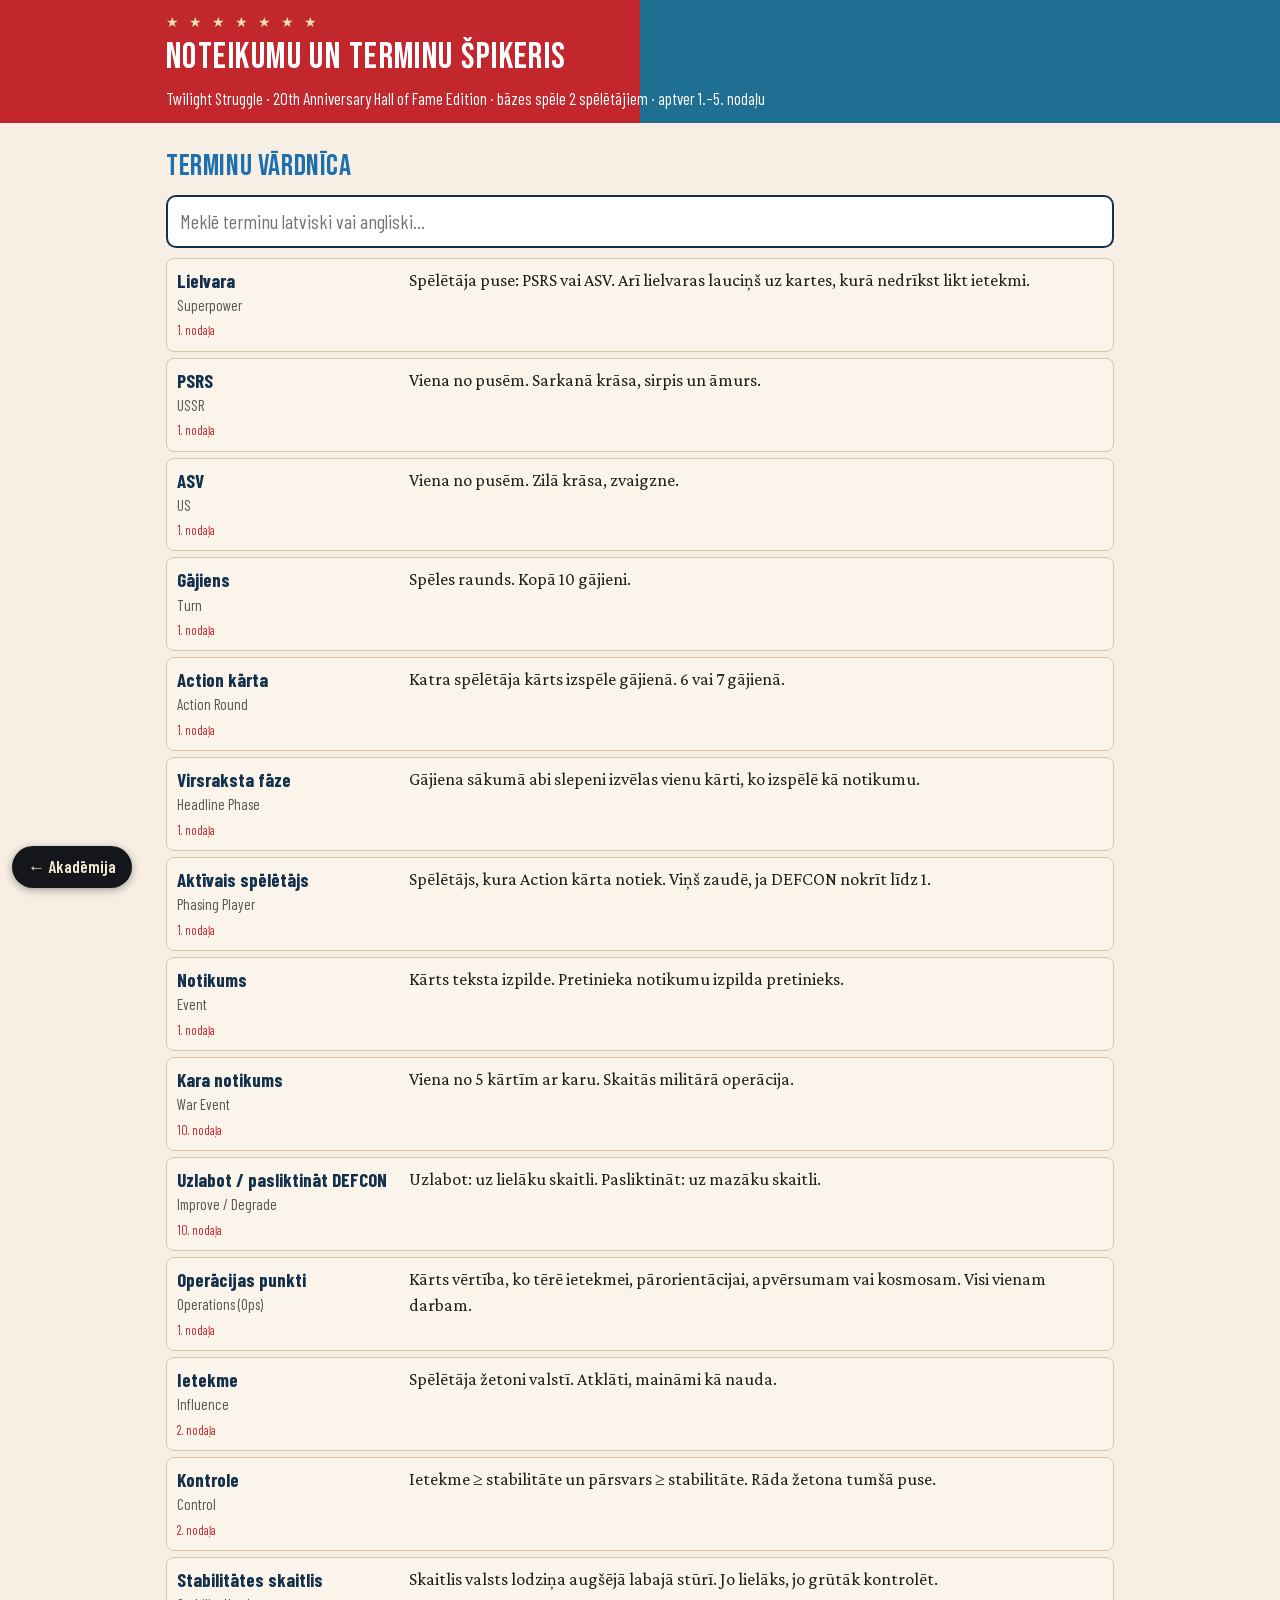
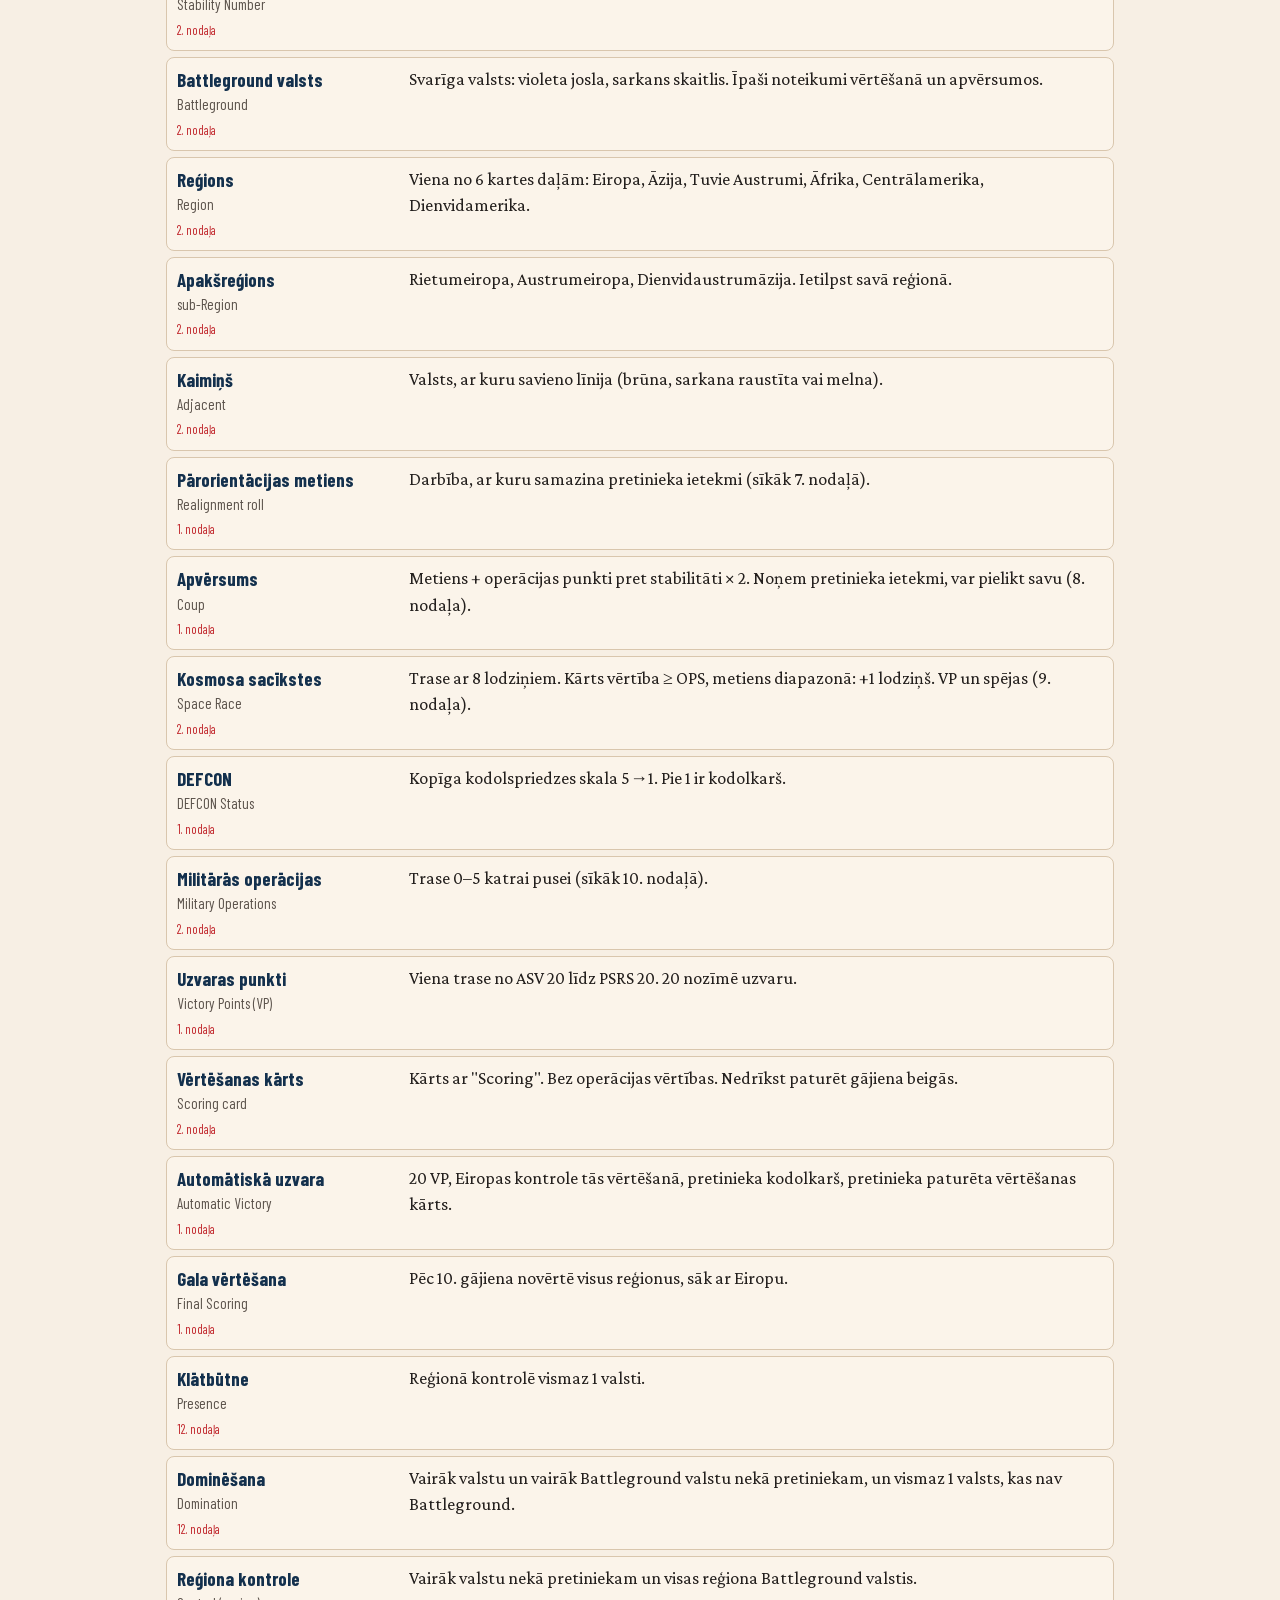
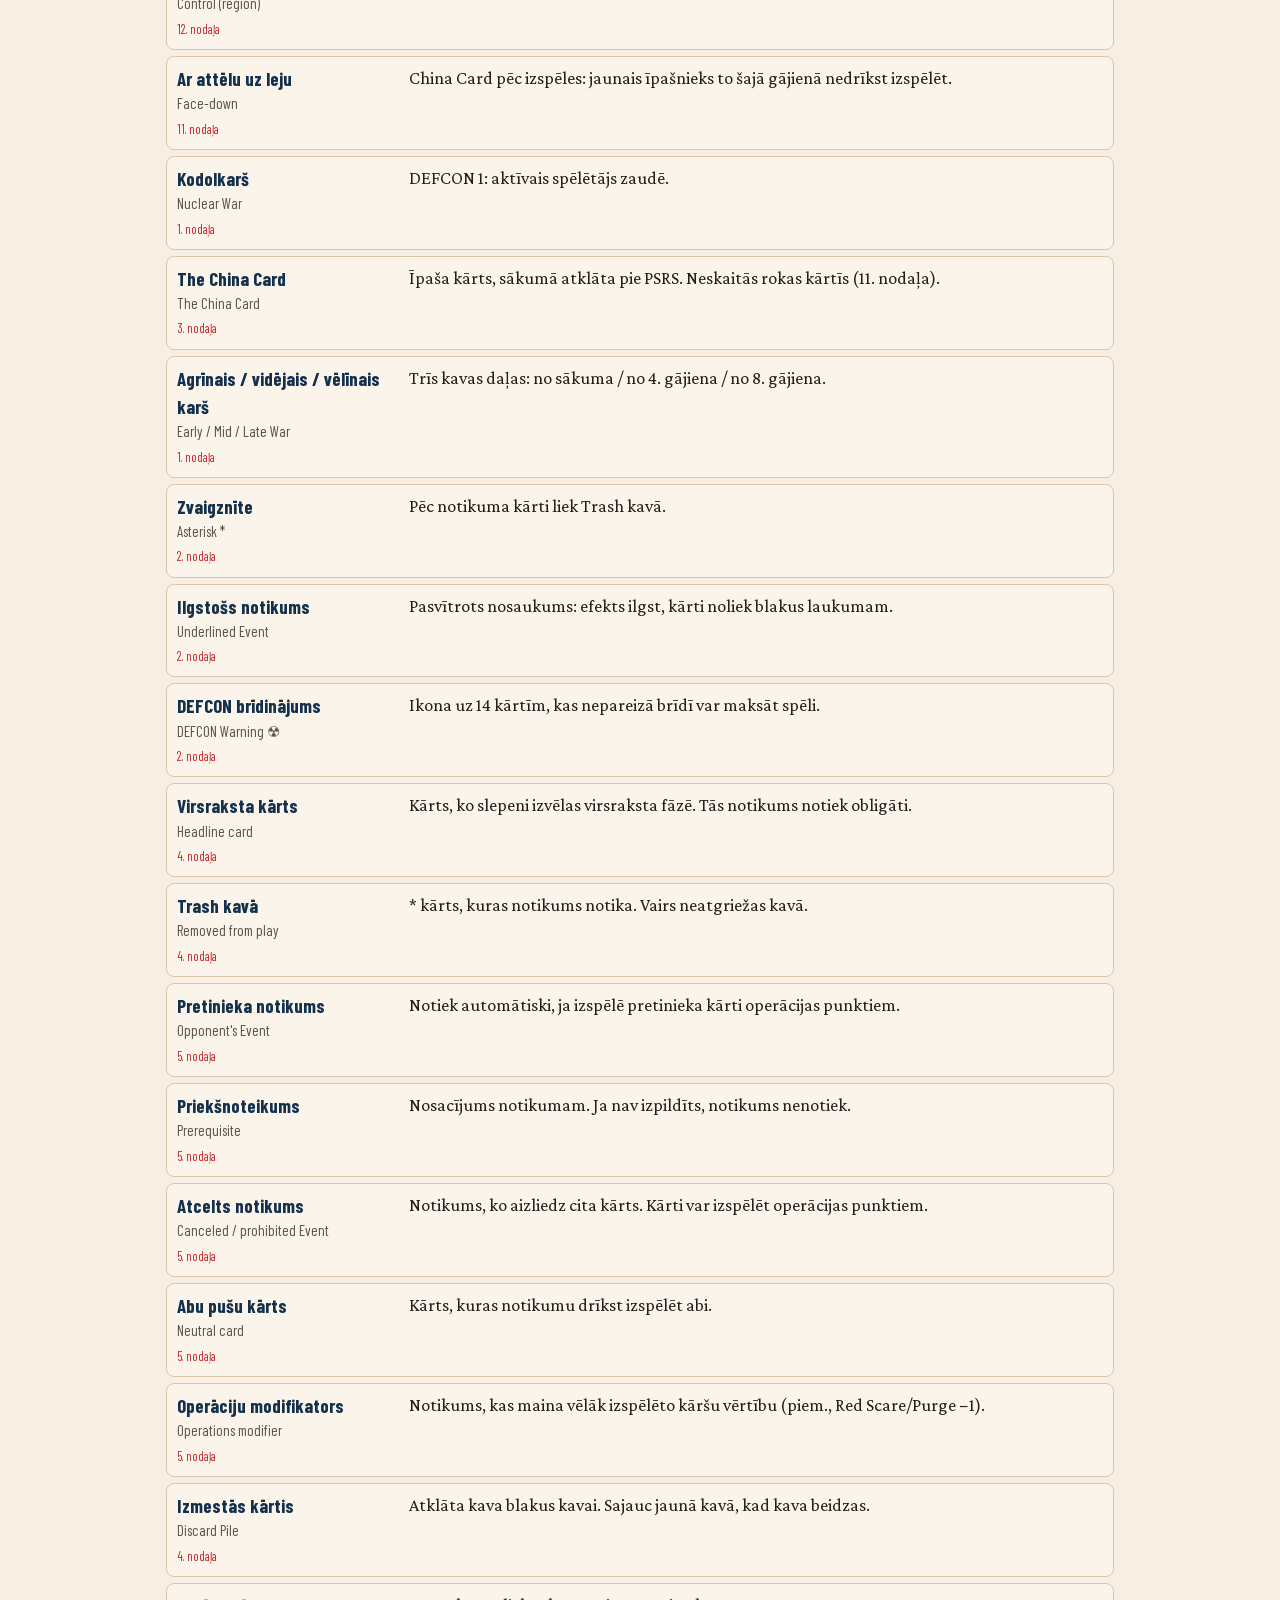
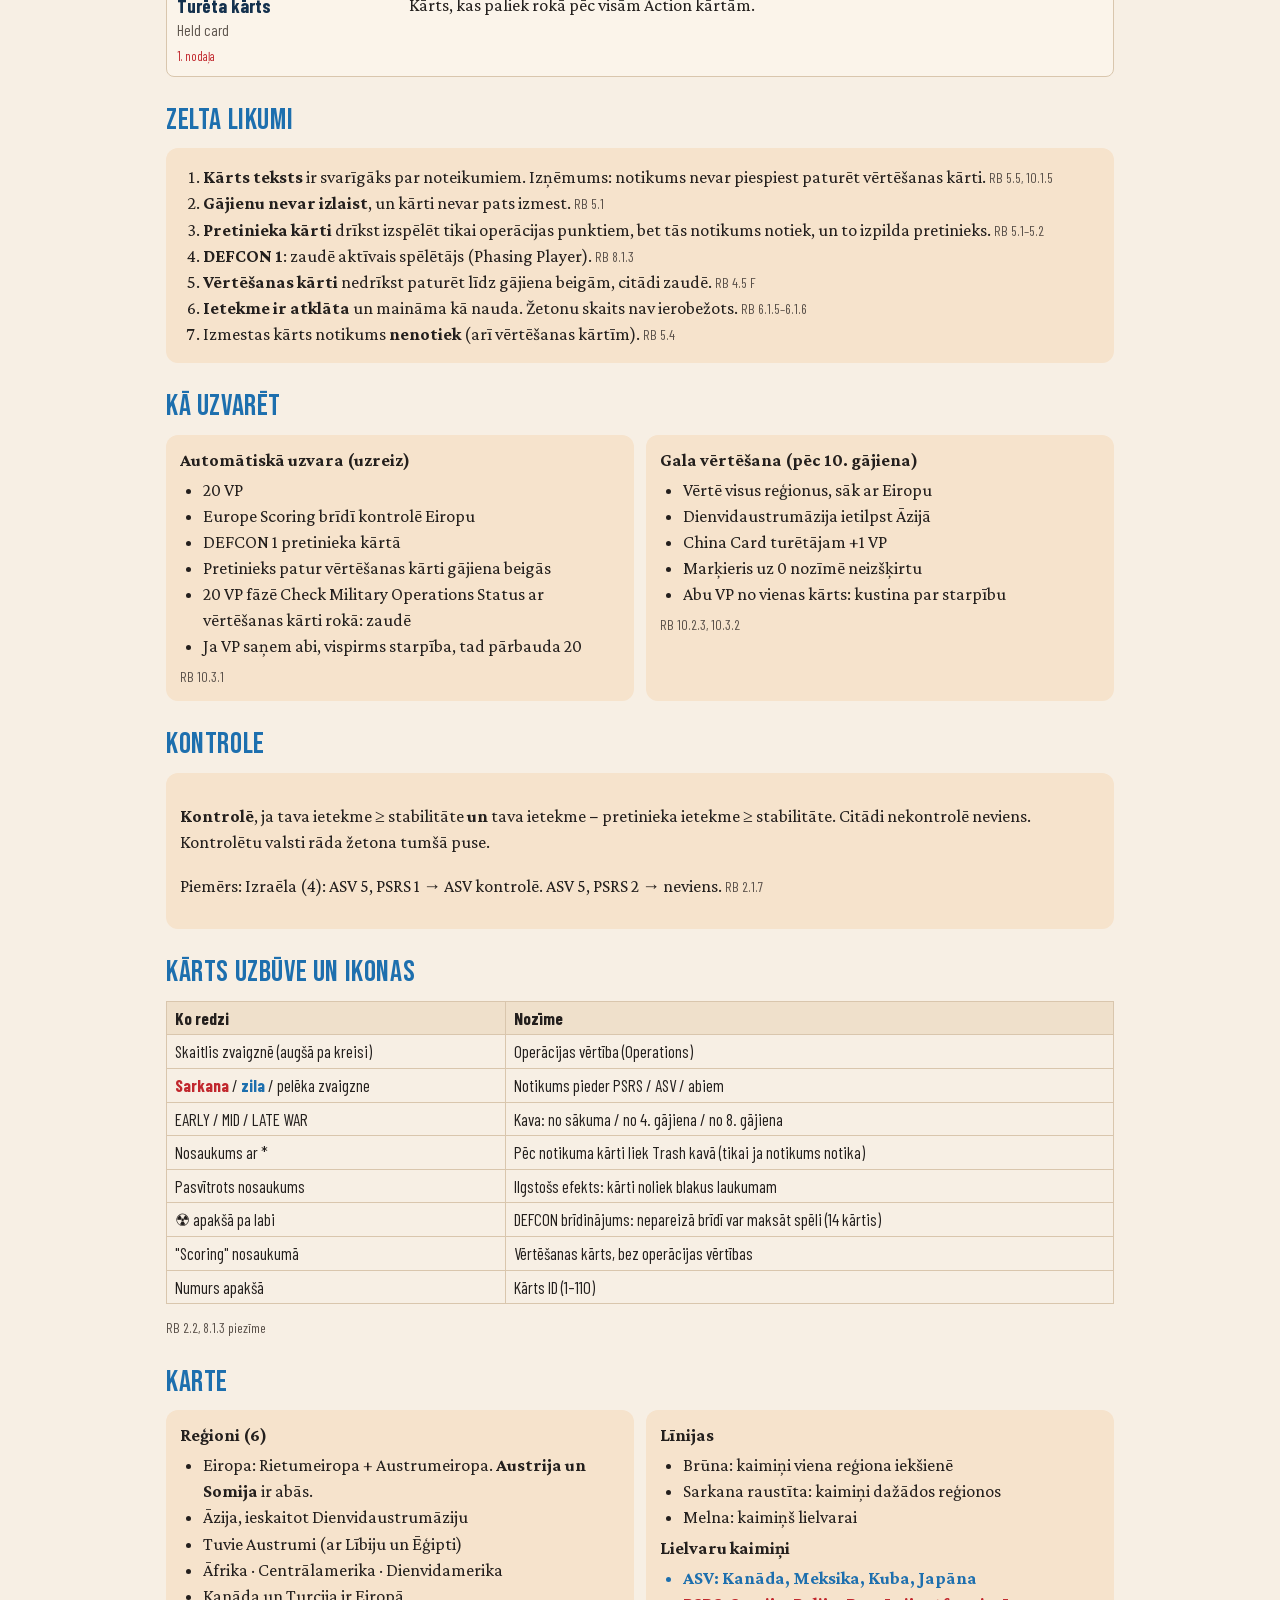
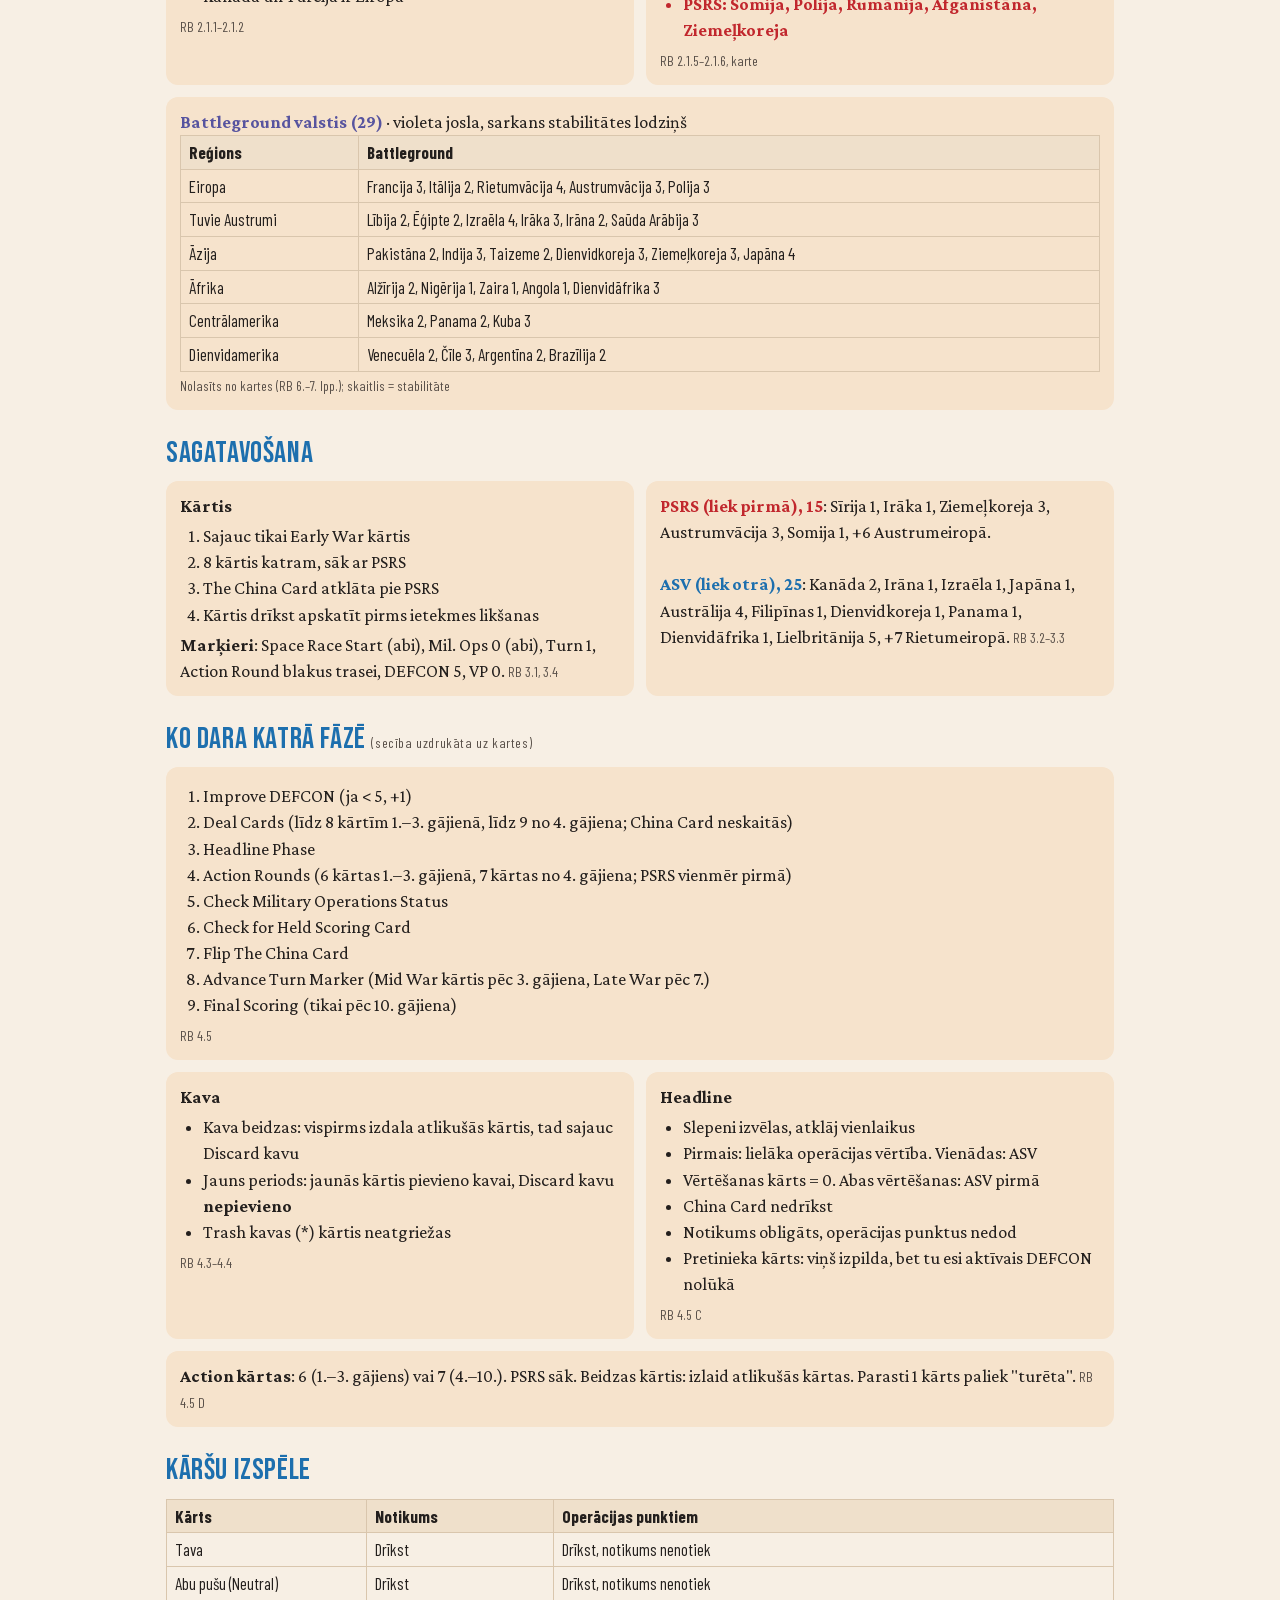
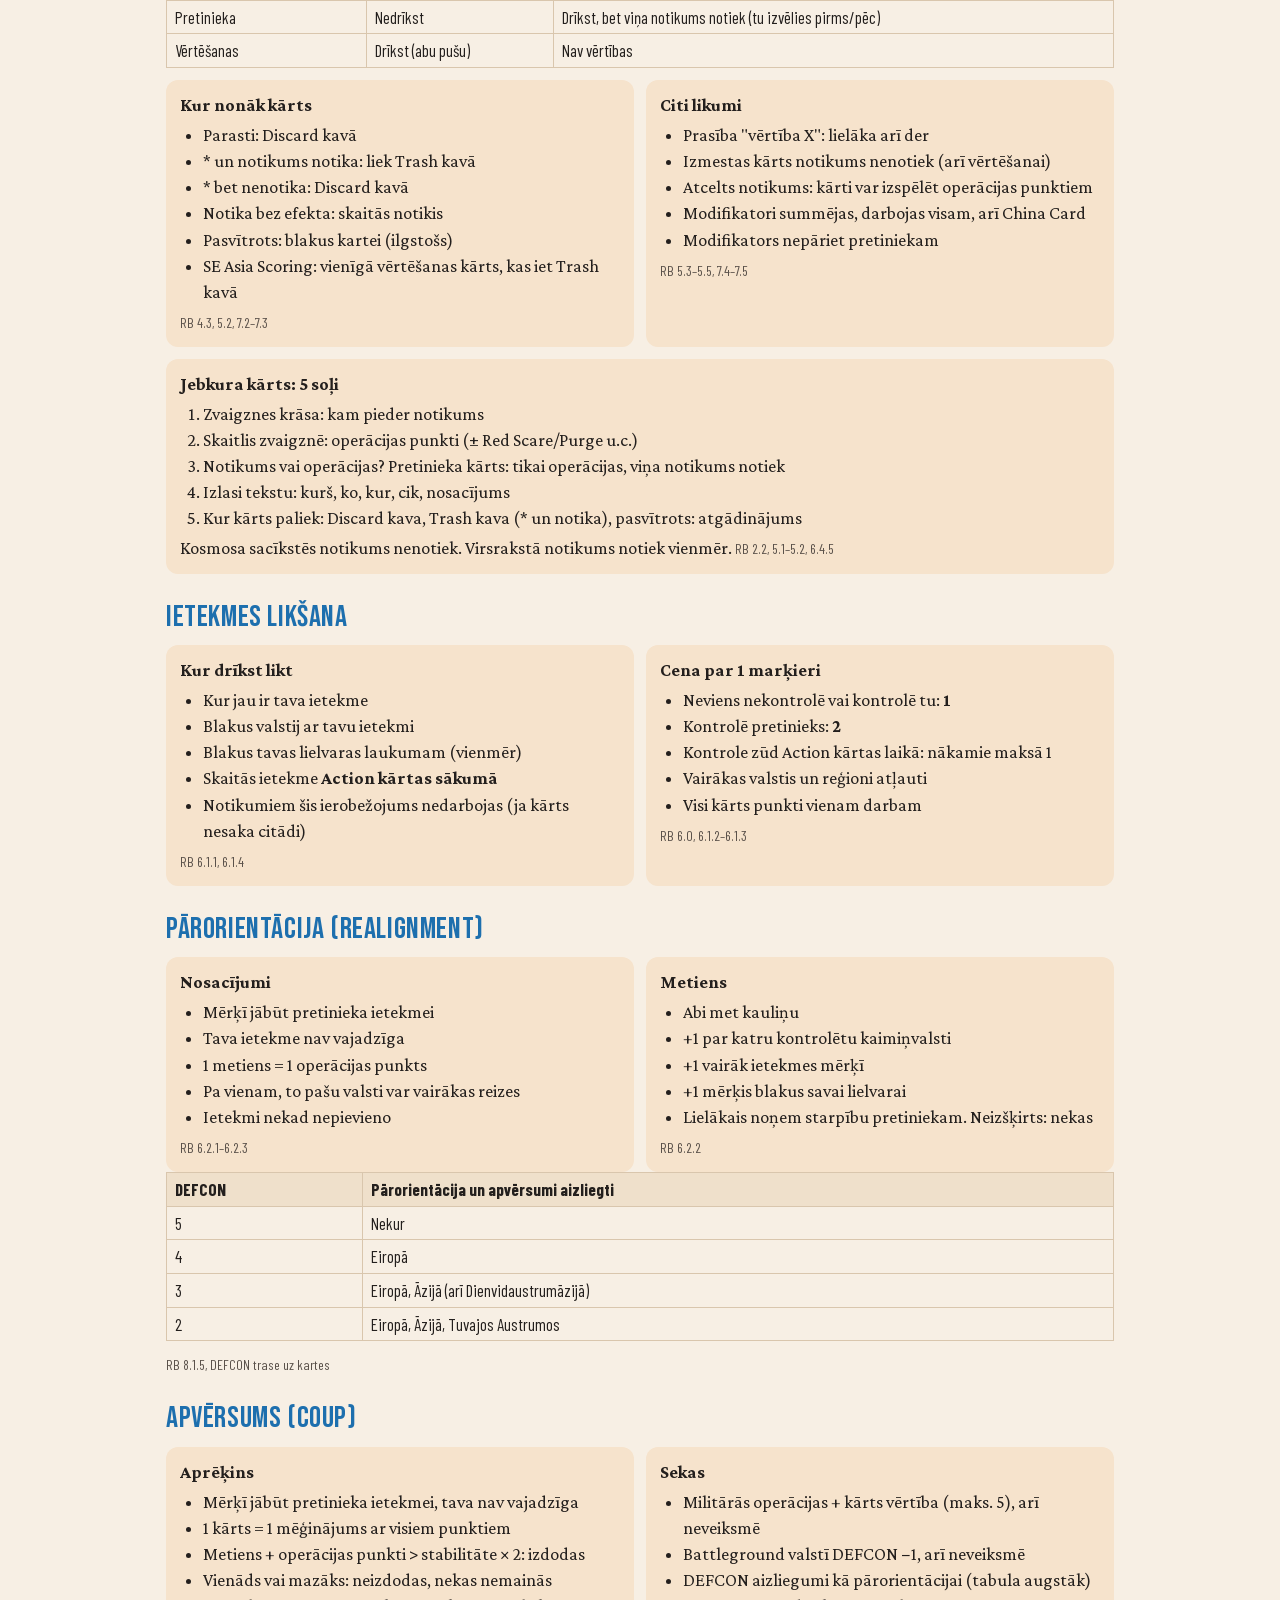
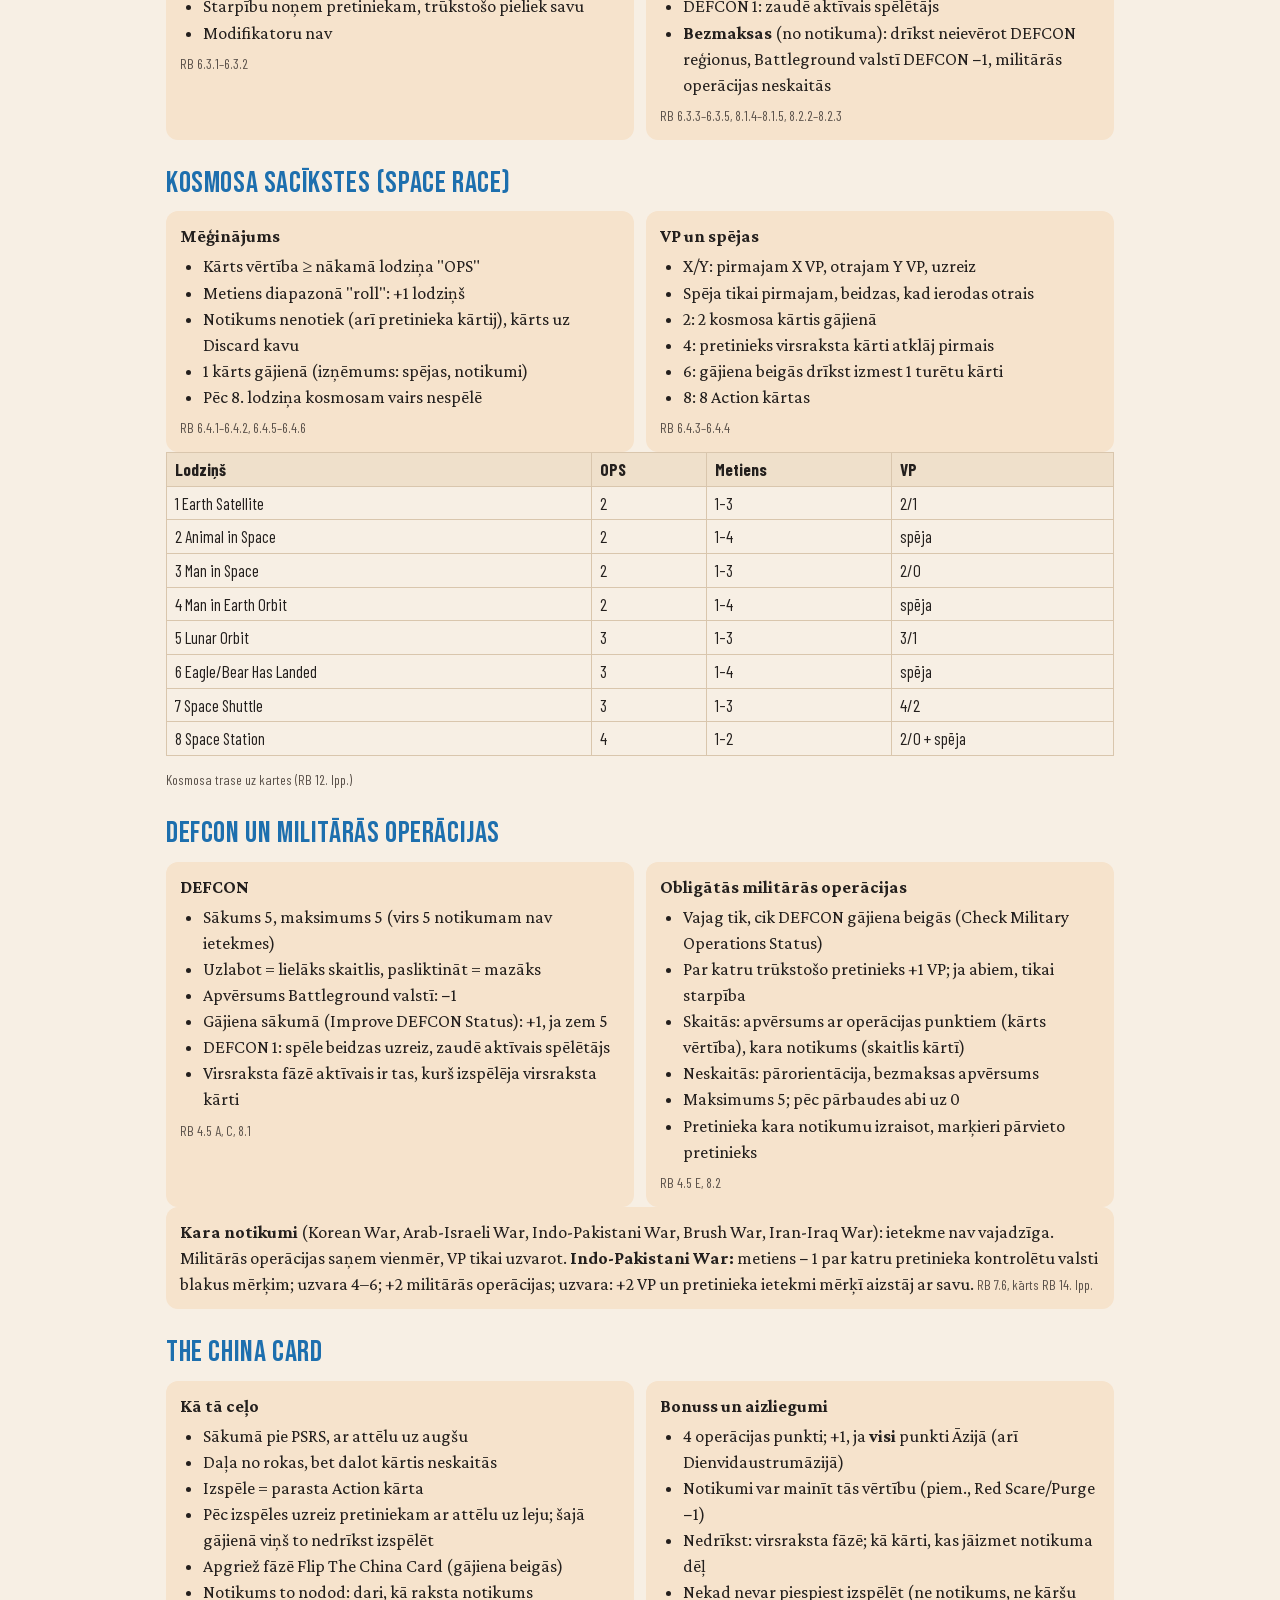
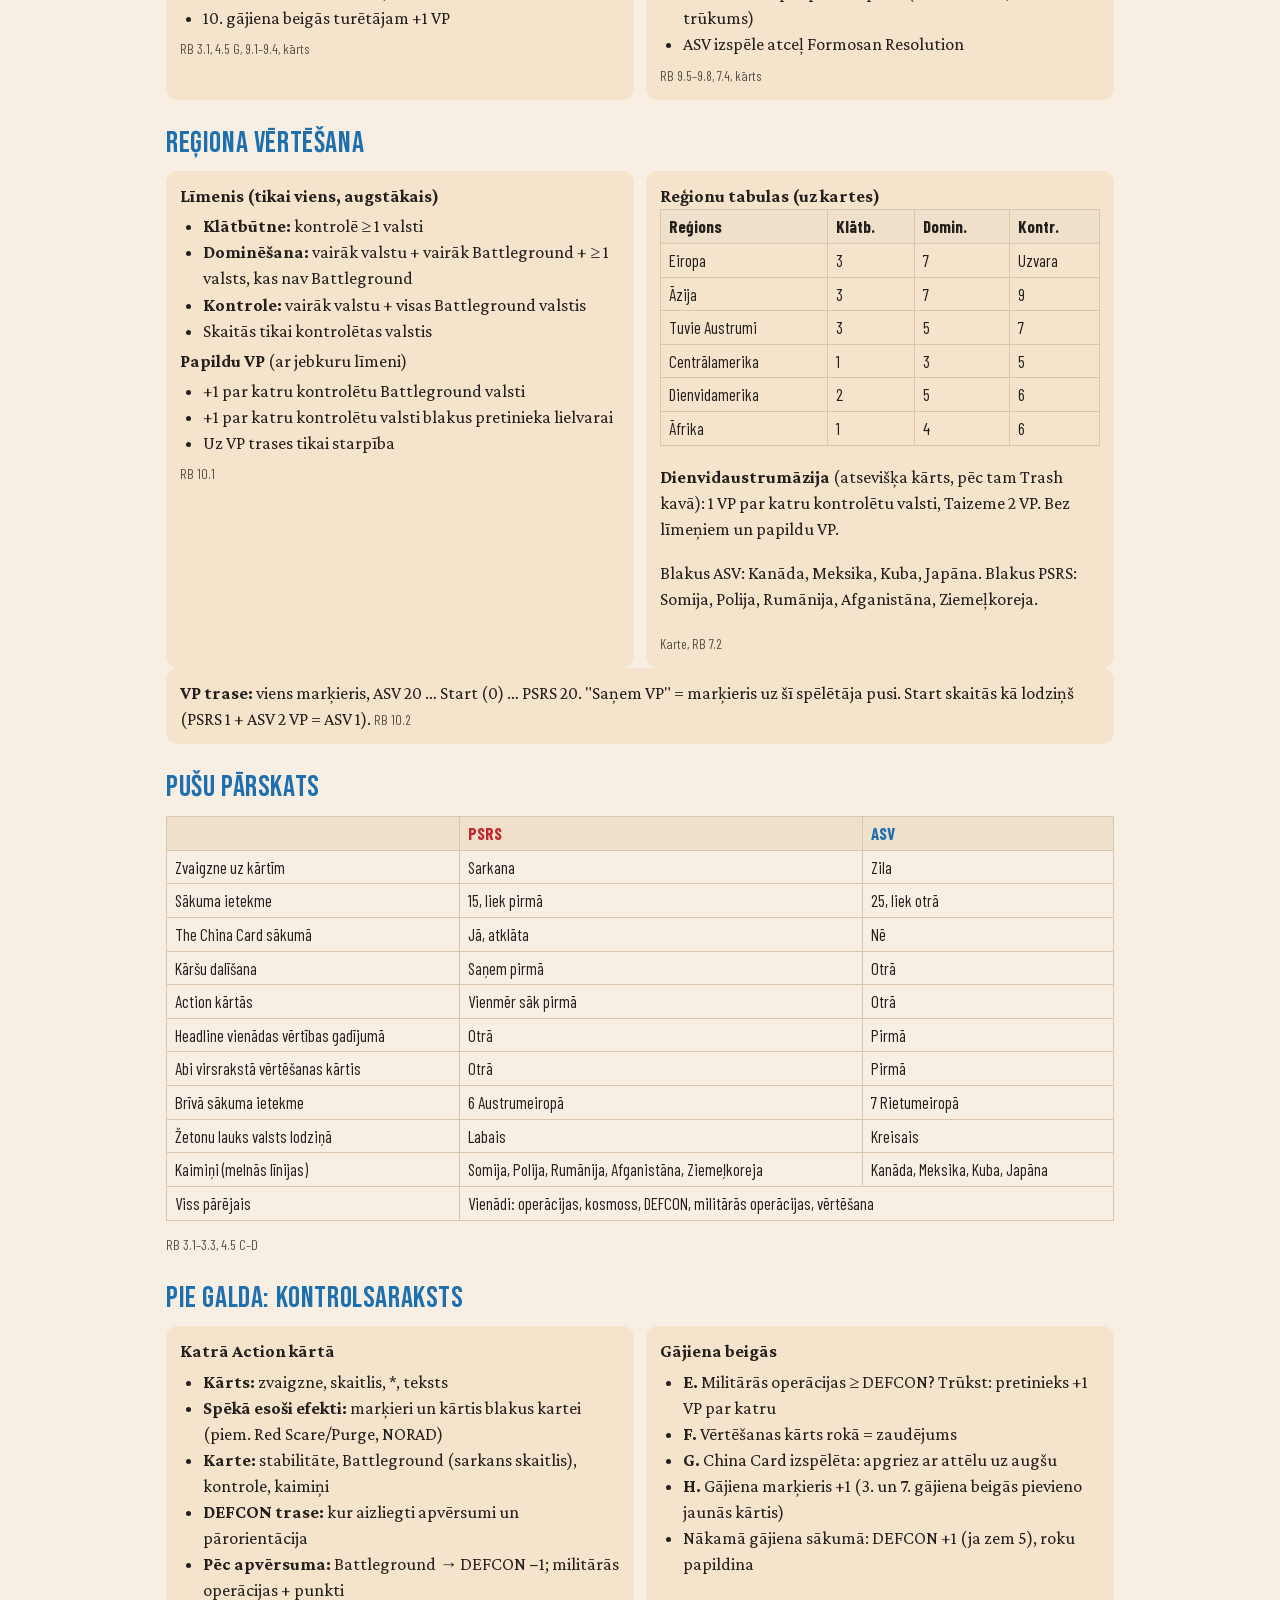
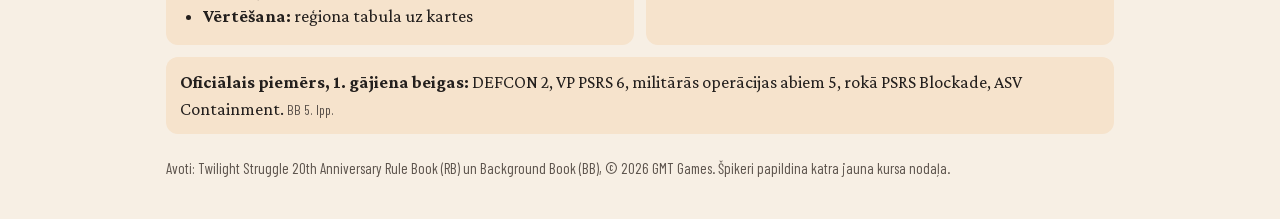
<file: cheat.html>
<!doctype html><html lang="lv"><head><meta charset="utf-8">
<meta name="viewport" content="width=device-width,initial-scale=1,viewport-fit=cover">
<meta name="apple-mobile-web-app-capable" content="yes"><meta name="mobile-web-app-capable" content="yes">
<meta name="apple-mobile-web-app-status-bar-style" content="black-translucent">
<meta name="apple-mobile-web-app-title" content="TS Akadēmija"><meta name="theme-color" content="#14161c">
<link rel="apple-touch-icon" href="icon-180.png"><link rel="icon" href="icon-192.png"><link rel="manifest" href="manifest.webmanifest">
<link rel="stylesheet" href="fonts.css">
<style>*,*::before,*::after{box-sizing:border-box}html,body{margin:0}body{padding:env(safe-area-inset-top) env(safe-area-inset-right) env(safe-area-inset-bottom) env(safe-area-inset-left)}</style>
<title>TS špikeris</title></head><body>
<style>
/* Layout: rulebook reference card — starred red/blue band, cream panels, condensed caps headings. Single light theme on purpose. */
:root{--paper:#f7efe4;--panel:#f6e3cc;--ink:#231f1d;--ink2:#5b524b;--red:#c1272d;--blue:#1d6fae;--navy:#13304d;--gold:#f3c623;--purple:#57549f;--line:#d9c6ad;
 --f-disp:"Bebas Neue","Oswald","Arial Narrow",sans-serif;--f-ui:"Barlow Condensed","Arial Narrow",sans-serif;--f-body:"Crimson Pro",Georgia,serif;color-scheme:light}
html,body{background:var(--paper)}body{color:var(--ink);font-family:var(--f-body);font-size:18px;line-height:1.45}*{box-sizing:border-box}
.wrap{max-width:980px;margin:0 auto;padding-left:max(16px,env(safe-area-inset-left,0px));padding-right:max(16px,env(safe-area-inset-right,0px))}
.band{background:linear-gradient(90deg,var(--red) 0 50%,#1f6f93 50%);color:#fff}.band .wrap{padding-block:12px}
.band h1{font-family:var(--f-disp);font-weight:400;font-size:36px;letter-spacing:.04em;margin:0}.band .s{color:#f3dfb8;letter-spacing:10px;font-size:14px}
.band p{font-family:var(--f-ui);margin:2px 0 0;font-size:17px}
h2{font-family:var(--f-disp);font-weight:400;font-size:30px;color:var(--blue);margin:22px 0 6px;letter-spacing:.02em}
.panel{background:var(--panel);border-radius:12px;padding:12px 14px}
input{width:100%;font:inherit;font-family:var(--f-ui);font-size:20px;padding:10px 12px;border:2px solid var(--navy);border-radius:10px;background:#fff;color:var(--ink)}
input:focus-visible{outline:3px solid var(--gold)}
.terms{display:grid;gap:6px;margin-top:10px}
.term{background:#fbf4ea;border:1px solid var(--line);border-radius:8px;padding:8px 10px;display:grid;grid-template-columns:minmax(0,220px) minmax(0,1fr);gap:4px 12px}
.term b{font-family:var(--f-ui);font-size:19px;color:var(--navy)}.term .en{font-family:var(--f-ui);color:var(--ink2);font-size:15px;display:block}
.term .ch{font-family:var(--f-ui);font-size:13px;color:var(--red)}
@media(max-width:600px){.term{grid-template-columns:1fr}}
ol,ul{margin:4px 0;padding-left:1.3em}
table{border-collapse:collapse;font-family:var(--f-ui);font-size:17px;width:100%}td,th{border:1px solid var(--line);padding:4px 8px;text-align:left;vertical-align:top}th{background:#efe0cb}
.scroll{overflow-x:auto}.grid2{display:grid;grid-template-columns:repeat(auto-fit,minmax(260px,1fr));gap:12px}
.us{color:var(--blue);font-weight:700}.su{color:var(--red);font-weight:700}.bg{color:var(--purple);font-weight:700}
.src{font-family:var(--f-ui);font-size:14px;color:var(--ink2)}
.tag{font-family:var(--f-ui);font-size:13px;background:#e8dccb;border-radius:8px;padding:1px 6px;color:var(--ink2)}
footer{font-family:var(--f-ui);color:var(--ink2);font-size:15px;padding-block:24px 40px}
</style>
<header class="band"><div class="wrap"><div class="s">★★★★★★★</div><h1>Noteikumu un terminu špikeris</h1><p>Twilight Struggle · 20th Anniversary Hall of Fame Edition · bāzes spēle 2 spēlētājiem · aptver 1.–5. nodaļu</p></div></header>
<main class="wrap">
<h2>Terminu vārdnīca</h2>
<input id="q" type="search" placeholder="Meklē terminu latviski vai angliski…" aria-label="Meklēt terminu">
<div class="terms" id="terms"></div>

<h2>Zelta likumi</h2>
<div class="panel"><ol>
<li><b>Kārts teksts</b> ir svarīgāks par noteikumiem. Izņēmums: notikums nevar piespiest paturēt vērtēšanas kārti. <span class="src">RB 5.5, 10.1.5</span></li>
<li><b>Gājienu nevar izlaist</b>, un kārti nevar pats izmest. <span class="src">RB 5.1</span></li>
<li><b>Pretinieka kārti</b> drīkst izspēlēt tikai operācijas punktiem, bet tās notikums notiek, un to izpilda pretinieks. <span class="src">RB 5.1–5.2</span></li>
<li><b>DEFCON 1</b>: zaudē aktīvais spēlētājs (Phasing Player). <span class="src">RB 8.1.3</span></li>
<li><b>Vērtēšanas kārti</b> nedrīkst paturēt līdz gājiena beigām, citādi zaudē. <span class="src">RB 4.5 F</span></li>
<li><b>Ietekme ir atklāta</b> un maināma kā nauda. Žetonu skaits nav ierobežots. <span class="src">RB 6.1.5–6.1.6</span></li>
<li>Izmestas kārts notikums <b>nenotiek</b> (arī vērtēšanas kārtīm). <span class="src">RB 5.4</span></li></ol></div>

<h2>Kā uzvarēt</h2>
<div class="grid2"><div class="panel"><b>Automātiskā uzvara (uzreiz)</b><ul><li>20 VP</li><li>Europe Scoring brīdī kontrolē Eiropu</li><li>DEFCON 1 pretinieka kārtā</li><li>Pretinieks patur vērtēšanas kārti gājiena beigās</li><li>20 VP fāzē Check Military Operations Status ar vērtēšanas kārti rokā: zaudē</li><li>Ja VP saņem abi, vispirms starpība, tad pārbauda 20</li></ul><span class="src">RB 10.3.1</span></div>
<div class="panel"><b>Gala vērtēšana (pēc 10. gājiena)</b><ul><li>Vērtē visus reģionus, sāk ar Eiropu</li><li>Dienvidaustrumāzija ietilpst Āzijā</li><li>China Card turētājam +1 VP</li><li>Marķieris uz 0 nozīmē neizšķirtu</li><li>Abu VP no vienas kārts: kustina par starpību</li></ul><span class="src">RB 10.2.3, 10.3.2</span></div></div>

<h2>Kontrole</h2>
<div class="panel"><p><b>Kontrolē</b>, ja tava ietekme ≥ stabilitāte <b>un</b> tava ietekme − pretinieka ietekme ≥ stabilitāte. Citādi nekontrolē neviens. Kontrolētu valsti rāda žetona tumšā puse.</p>
<p>Piemērs: Izraēla (4): ASV 5, PSRS 1 → ASV kontrolē. ASV 5, PSRS 2 → neviens. <span class="src">RB 2.1.7</span></p></div>

<h2>Kārts uzbūve un ikonas</h2>
<div class="scroll"><table><tr><th>Ko redzi</th><th>Nozīme</th></tr>
<tr><td>Skaitlis zvaigznē (augšā pa kreisi)</td><td>Operācijas vērtība (Operations)</td></tr>
<tr><td><span class="su">Sarkana</span> / <span class="us">zila</span> / pelēka zvaigzne</td><td>Notikums pieder PSRS / ASV / abiem</td></tr>
<tr><td>EARLY / MID / LATE WAR</td><td>Kava: no sākuma / no 4. gājiena / no 8. gājiena</td></tr>
<tr><td>Nosaukums ar *</td><td>Pēc notikuma kārti liek Trash kavā (tikai ja notikums notika)</td></tr>
<tr><td>Pasvītrots nosaukums</td><td>Ilgstošs efekts: kārti noliek blakus laukumam</td></tr>
<tr><td>☢ apakšā pa labi</td><td>DEFCON brīdinājums: nepareizā brīdī var maksāt spēli (14 kārtis)</td></tr>
<tr><td>"Scoring" nosaukumā</td><td>Vērtēšanas kārts, bez operācijas vērtības</td></tr>
<tr><td>Numurs apakšā</td><td>Kārts ID (1–110)</td></tr></table></div>
<p class="src">RB 2.2, 8.1.3 piezīme</p>

<h2>Karte</h2>
<div class="grid2"><div class="panel"><b>Reģioni (6)</b><ul><li>Eiropa: Rietumeiropa + Austrumeiropa. <b>Austrija un Somija</b> ir abās.</li><li>Āzija, ieskaitot Dienvidaustrumāziju</li><li>Tuvie Austrumi (ar Lībiju un Ēģipti)</li><li>Āfrika · Centrālamerika · Dienvidamerika</li><li>Kanāda un Turcija ir Eiropā</li></ul><span class="src">RB 2.1.1–2.1.2</span></div>
<div class="panel"><b>Līnijas</b><ul><li>Brūna: kaimiņi viena reģiona iekšienē</li><li>Sarkana raustīta: kaimiņi dažādos reģionos</li><li>Melna: kaimiņš lielvarai</li></ul><b>Lielvaru kaimiņi</b><ul><li class="us">ASV: Kanāda, Meksika, Kuba, Japāna</li><li class="su">PSRS: Somija, Polija, Rumānija, Afganistāna, Ziemeļkoreja</li></ul><span class="src">RB 2.1.5–2.1.6, karte</span></div></div>
<div class="panel" style="margin-top:12px"><b class="bg">Battleground valstis (29)</b> · violeta josla, sarkans stabilitātes lodziņš
<div class="scroll"><table><tr><th>Reģions</th><th>Battleground</th></tr>
<tr><td>Eiropa</td><td>Francija 3, Itālija 2, Rietumvācija 4, Austrumvācija 3, Polija 3</td></tr>
<tr><td>Tuvie Austrumi</td><td>Lībija 2, Ēģipte 2, Izraēla 4, Irāka 3, Irāna 2, Saūda Arābija 3</td></tr>
<tr><td>Āzija</td><td>Pakistāna 2, Indija 3, Taizeme 2, Dienvidkoreja 3, Ziemeļkoreja 3, Japāna 4</td></tr>
<tr><td>Āfrika</td><td>Alžīrija 2, Nigērija 1, Zaira 1, Angola 1, Dienvidāfrika 3</td></tr>
<tr><td>Centrālamerika</td><td>Meksika 2, Panama 2, Kuba 3</td></tr>
<tr><td>Dienvidamerika</td><td>Venecuēla 2, Čīle 3, Argentīna 2, Brazīlija 2</td></tr></table></div><span class="src">Nolasīts no kartes (RB 6.–7. lpp.); skaitlis = stabilitāte</span></div>

<h2>Sagatavošana</h2>
<div class="grid2"><div class="panel"><b>Kārtis</b><ol><li>Sajauc tikai Early War kārtis</li><li>8 kārtis katram, sāk ar PSRS</li><li>The China Card atklāta pie PSRS</li><li>Kārtis drīkst apskatīt pirms ietekmes likšanas</li></ol><b>Marķieri</b>: Space Race Start (abi), Mil. Ops 0 (abi), Turn 1, Action Round blakus trasei, DEFCON 5, VP 0. <span class="src">RB 3.1, 3.4</span></div>
<div class="panel"><b class="su">PSRS (liek pirmā), 15</b>: Sīrija 1, Irāka 1, Ziemeļkoreja 3, Austrumvācija 3, Somija 1, +6 Austrumeiropā.<br><br><b class="us">ASV (liek otrā), 25</b>: Kanāda 2, Irāna 1, Izraēla 1, Japāna 1, Austrālija 4, Filipīnas 1, Dienvidkoreja 1, Panama 1, Dienvidāfrika 1, Lielbritānija 5, +7 Rietumeiropā. <span class="src">RB 3.2–3.3</span></div></div>

<h2>Ko dara katrā fāzē <span class="src">(secība uzdrukāta uz kartes)</span></h2>
<div class="panel"><ol><li>Improve DEFCON (ja &lt; 5, +1)</li><li>Deal Cards (līdz 8 kārtīm 1.–3. gājienā, līdz 9 no 4. gājiena; China Card neskaitās)</li><li>Headline Phase</li><li>Action Rounds (6 kārtas 1.–3. gājienā, 7 kārtas no 4. gājiena; PSRS vienmēr pirmā)</li><li>Check Military Operations Status</li><li>Check for Held Scoring Card</li><li>Flip The China Card</li><li>Advance Turn Marker (Mid War kārtis pēc 3. gājiena, Late War pēc 7.)</li><li>Final Scoring (tikai pēc 10. gājiena)</li></ol><span class="src">RB 4.5</span></div>
<div class="grid2" style="margin-top:12px"><div class="panel"><b>Kava</b><ul><li>Kava beidzas: vispirms izdala atlikušās kārtis, tad sajauc Discard kavu</li><li>Jauns periods: jaunās kārtis pievieno kavai, Discard kavu <b>nepievieno</b></li><li>Trash kavas (*) kārtis neatgriežas</li></ul><span class="src">RB 4.3–4.4</span></div>
<div class="panel"><b>Headline</b><ul><li>Slepeni izvēlas, atklāj vienlaikus</li><li>Pirmais: lielāka operācijas vērtība. Vienādas: ASV</li><li>Vērtēšanas kārts = 0. Abas vērtēšanas: ASV pirmā</li><li>China Card nedrīkst</li><li>Notikums obligāts, operācijas punktus nedod</li><li>Pretinieka kārts: viņš izpilda, bet tu esi aktīvais DEFCON nolūkā</li></ul><span class="src">RB 4.5 C</span></div></div>
<div class="panel" style="margin-top:12px"><b>Action kārtas</b>: 6 (1.–3. gājiens) vai 7 (4.–10.). PSRS sāk. Beidzas kārtis: izlaid atlikušās kārtas. Parasti 1 kārts paliek "turēta". <span class="src">RB 4.5 D</span></div>

<h2>Kāršu izspēle</h2>
<div class="scroll"><table><tr><th>Kārts</th><th>Notikums</th><th>Operācijas punktiem</th></tr>
<tr><td>Tava</td><td>Drīkst</td><td>Drīkst, notikums nenotiek</td></tr>
<tr><td>Abu pušu (Neutral)</td><td>Drīkst</td><td>Drīkst, notikums nenotiek</td></tr>
<tr><td>Pretinieka</td><td>Nedrīkst</td><td>Drīkst, bet viņa notikums notiek (tu izvēlies pirms/pēc)</td></tr>
<tr><td>Vērtēšanas</td><td>Drīkst (abu pušu)</td><td>Nav vērtības</td></tr></table></div>
<div class="grid2" style="margin-top:12px"><div class="panel"><b>Kur nonāk kārts</b><ul><li>Parasti: Discard kavā</li><li>* un notikums notika: liek Trash kavā</li><li>* bet nenotika: Discard kavā</li><li>Notika bez efekta: skaitās notikis</li><li>Pasvītrots: blakus kartei (ilgstošs)</li><li>SE Asia Scoring: vienīgā vērtēšanas kārts, kas iet Trash kavā</li></ul><span class="src">RB 4.3, 5.2, 7.2–7.3</span></div>
<div class="panel"><b>Citi likumi</b><ul><li>Prasība "vērtība X": lielāka arī der</li><li>Izmestas kārts notikums nenotiek (arī vērtēšanai)</li><li>Atcelts notikums: kārti var izspēlēt operācijas punktiem</li><li>Modifikatori summējas, darbojas visam, arī China Card</li><li>Modifikators nepāriet pretiniekam</li></ul><span class="src">RB 5.3–5.5, 7.4–7.5</span></div></div>

<div class="panel" style="margin-top:12px"><b>Jebkura kārts: 5 soļi</b><ol style="margin:4px 0;padding-left:1.3em"><li>Zvaigznes krāsa: kam pieder notikums</li><li>Skaitlis zvaigznē: operācijas punkti (± Red Scare/Purge u.c.)</li><li>Notikums vai operācijas? Pretinieka kārts: tikai operācijas, viņa notikums notiek</li><li>Izlasi tekstu: kurš, ko, kur, cik, nosacījums</li><li>Kur kārts paliek: Discard kava, Trash kava (* un notika), pasvītrots: atgādinājums</li></ol>Kosmosa sacīkstēs notikums nenotiek. Virsrakstā notikums notiek vienmēr. <span class="src">RB 2.2, 5.1–5.2, 6.4.5</span></div>

<h2>Ietekmes likšana</h2>
<div class="grid2"><div class="panel"><b>Kur drīkst likt</b><ul><li>Kur jau ir tava ietekme</li><li>Blakus valstij ar tavu ietekmi</li><li>Blakus tavas lielvaras laukumam (vienmēr)</li><li>Skaitās ietekme <b>Action kārtas sākumā</b></li><li>Notikumiem šis ierobežojums nedarbojas (ja kārts nesaka citādi)</li></ul><span class="src">RB 6.1.1, 6.1.4</span></div>
<div class="panel"><b>Cena par 1 marķieri</b><ul><li>Neviens nekontrolē vai kontrolē tu: <b>1</b></li><li>Kontrolē pretinieks: <b>2</b></li><li>Kontrole zūd Action kārtas laikā: nākamie maksā 1</li><li>Vairākas valstis un reģioni atļauti</li><li>Visi kārts punkti vienam darbam</li></ul><span class="src">RB 6.0, 6.1.2–6.1.3</span></div></div>

<h2>Pārorientācija (Realignment)</h2>
<div class="grid2"><div class="panel"><b>Nosacījumi</b><ul><li>Mērķī jābūt pretinieka ietekmei</li><li>Tava ietekme nav vajadzīga</li><li>1 metiens = 1 operācijas punkts</li><li>Pa vienam, to pašu valsti var vairākas reizes</li><li>Ietekmi nekad nepievieno</li></ul><span class="src">RB 6.2.1–6.2.3</span></div>
<div class="panel"><b>Metiens</b><ul><li>Abi met kauliņu</li><li>+1 par katru kontrolētu kaimiņvalsti</li><li>+1 vairāk ietekmes mērķī</li><li>+1 mērķis blakus savai lielvarai</li><li>Lielākais noņem starpību pretiniekam. Neizšķirts: nekas</li></ul><span class="src">RB 6.2.2</span></div></div>
<div class="scroll"><table><tr><th>DEFCON</th><th>Pārorientācija un apvērsumi aizliegti</th></tr><tr><td>5</td><td>Nekur</td></tr><tr><td>4</td><td>Eiropā</td></tr><tr><td>3</td><td>Eiropā, Āzijā (arī Dienvidaustrumāzijā)</td></tr><tr><td>2</td><td>Eiropā, Āzijā, Tuvajos Austrumos</td></tr></table></div>
<p class="src">RB 8.1.5, DEFCON trase uz kartes</p>

<h2>Apvērsums (Coup)</h2>
<div class="grid2"><div class="panel"><b>Aprēķins</b><ul><li>Mērķī jābūt pretinieka ietekmei, tava nav vajadzīga</li><li>1 kārts = 1 mēģinājums ar visiem punktiem</li><li>Metiens + operācijas punkti &gt; stabilitāte × 2: izdodas</li><li>Vienāds vai mazāks: neizdodas, nekas nemainās</li><li>Starpību noņem pretiniekam, trūkstošo pieliek savu</li><li>Modifikatoru nav</li></ul><span class="src">RB 6.3.1–6.3.2</span></div>
<div class="panel"><b>Sekas</b><ul><li>Militārās operācijas + kārts vērtība (maks. 5), arī neveiksmē</li><li>Battleground valstī DEFCON −1, arī neveiksmē</li><li>DEFCON aizliegumi kā pārorientācijai (tabula augstāk)</li><li>DEFCON 1: zaudē aktīvais spēlētājs</li><li><b>Bezmaksas</b> (no notikuma): drīkst neievērot DEFCON reģionus, Battleground valstī DEFCON −1, militārās operācijas neskaitās</li></ul><span class="src">RB 6.3.3–6.3.5, 8.1.4–8.1.5, 8.2.2–8.2.3</span></div></div>

<h2>Kosmosa sacīkstes (Space Race)</h2>
<div class="grid2"><div class="panel"><b>Mēģinājums</b><ul><li>Kārts vērtība ≥ nākamā lodziņa "OPS"</li><li>Metiens diapazonā "roll": +1 lodziņš</li><li>Notikums nenotiek (arī pretinieka kārtij), kārts uz Discard kavu</li><li>1 kārts gājienā (izņēmums: spējas, notikumi)</li><li>Pēc 8. lodziņa kosmosam vairs nespēlē</li></ul><span class="src">RB 6.4.1–6.4.2, 6.4.5–6.4.6</span></div>
<div class="panel"><b>VP un spējas</b><ul><li>X/Y: pirmajam X VP, otrajam Y VP, uzreiz</li><li>Spēja tikai pirmajam, beidzas, kad ierodas otrais</li><li>2: 2 kosmosa kārtis gājienā</li><li>4: pretinieks virsraksta kārti atklāj pirmais</li><li>6: gājiena beigās drīkst izmest 1 turētu kārti</li><li>8: 8 Action kārtas</li></ul><span class="src">RB 6.4.3–6.4.4</span></div></div>
<div class="scroll"><table><tr><th>Lodziņš</th><th>OPS</th><th>Metiens</th><th>VP</th></tr><tr><td>1 Earth Satellite</td><td>2</td><td>1–3</td><td>2/1</td></tr><tr><td>2 Animal in Space</td><td>2</td><td>1–4</td><td>spēja</td></tr><tr><td>3 Man in Space</td><td>2</td><td>1–3</td><td>2/0</td></tr><tr><td>4 Man in Earth Orbit</td><td>2</td><td>1–4</td><td>spēja</td></tr><tr><td>5 Lunar Orbit</td><td>3</td><td>1–3</td><td>3/1</td></tr><tr><td>6 Eagle/Bear Has Landed</td><td>3</td><td>1–4</td><td>spēja</td></tr><tr><td>7 Space Shuttle</td><td>3</td><td>1–3</td><td>4/2</td></tr><tr><td>8 Space Station</td><td>4</td><td>1–2</td><td>2/0 + spēja</td></tr></table></div>
<p class="src">Kosmosa trase uz kartes (RB 12. lpp.)</p>

<h2>DEFCON un militārās operācijas</h2>
<div class="grid2"><div class="panel"><b>DEFCON</b><ul><li>Sākums 5, maksimums 5 (virs 5 notikumam nav ietekmes)</li><li>Uzlabot = lielāks skaitlis, pasliktināt = mazāks</li><li>Apvērsums Battleground valstī: −1</li><li>Gājiena sākumā (Improve DEFCON Status): +1, ja zem 5</li><li>DEFCON 1: spēle beidzas uzreiz, zaudē aktīvais spēlētājs</li><li>Virsraksta fāzē aktīvais ir tas, kurš izspēlēja virsraksta kārti</li></ul><span class="src">RB 4.5 A, C, 8.1</span></div>
<div class="panel"><b>Obligātās militārās operācijas</b><ul><li>Vajag tik, cik DEFCON gājiena beigās (Check Military Operations Status)</li><li>Par katru trūkstošo pretinieks +1 VP; ja abiem, tikai starpība</li><li>Skaitās: apvērsums ar operācijas punktiem (kārts vērtība), kara notikums (skaitlis kārtī)</li><li>Neskaitās: pārorientācija, bezmaksas apvērsums</li><li>Maksimums 5; pēc pārbaudes abi uz 0</li><li>Pretinieka kara notikumu izraisot, marķieri pārvieto pretinieks</li></ul><span class="src">RB 4.5 E, 8.2</span></div></div>
<div class="panel"><b>Kara notikumi</b> (Korean War, Arab-Israeli War, Indo-Pakistani War, Brush War, Iran-Iraq War): ietekme nav vajadzīga. Militārās operācijas saņem vienmēr, VP tikai uzvarot. <b>Indo-Pakistani War:</b> metiens − 1 par katru pretinieka kontrolētu valsti blakus mērķim; uzvara 4–6; +2 militārās operācijas; uzvara: +2 VP un pretinieka ietekmi mērķī aizstāj ar savu. <span class="src">RB 7.6, kārts RB 14. lpp.</span></div>

<h2>The China Card</h2>
<div class="grid2"><div class="panel"><b>Kā tā ceļo</b><ul><li>Sākumā pie PSRS, ar attēlu uz augšu</li><li>Daļa no rokas, bet dalot kārtis neskaitās</li><li>Izspēle = parasta Action kārta</li><li>Pēc izspēles uzreiz pretiniekam ar attēlu uz leju; šajā gājienā viņš to nedrīkst izspēlēt</li><li>Apgriež fāzē Flip The China Card (gājiena beigās)</li><li>Notikums to nodod: dari, kā raksta notikums</li><li>10. gājiena beigās turētājam +1 VP</li></ul><span class="src">RB 3.1, 4.5 G, 9.1–9.4, kārts</span></div>
<div class="panel"><b>Bonuss un aizliegumi</b><ul><li>4 operācijas punkti; +1, ja <b>visi</b> punkti Āzijā (arī Dienvidaustrumāzijā)</li><li>Notikumi var mainīt tās vērtību (piem., Red Scare/Purge −1)</li><li>Nedrīkst: virsraksta fāzē; kā kārti, kas jāizmet notikuma dēļ</li><li>Nekad nevar piespiest izspēlēt (ne notikums, ne kāršu trūkums)</li><li>ASV izspēle atceļ Formosan Resolution</li></ul><span class="src">RB 9.5–9.8, 7.4, kārts</span></div></div>
<h2>Reģiona vērtēšana</h2>
<div class="grid2"><div class="panel"><b>Līmenis (tikai viens, augstākais)</b><ul><li><b>Klātbūtne:</b> kontrolē ≥ 1 valsti</li><li><b>Dominēšana:</b> vairāk valstu + vairāk Battleground + ≥ 1 valsts, kas nav Battleground</li><li><b>Kontrole:</b> vairāk valstu + visas Battleground valstis</li><li>Skaitās tikai kontrolētas valstis</li></ul><b>Papildu VP</b> (ar jebkuru līmeni)<ul><li>+1 par katru kontrolētu Battleground valsti</li><li>+1 par katru kontrolētu valsti blakus pretinieka lielvarai</li><li>Uz VP trases tikai starpība</li></ul><span class="src">RB 10.1</span></div>
<div class="panel"><b>Reģionu tabulas (uz kartes)</b><table class="t"><tr><th>Reģions</th><th>Klātb.</th><th>Domin.</th><th>Kontr.</th></tr><tr><td>Eiropa</td><td>3</td><td>7</td><td>Uzvara</td></tr><tr><td>Āzija</td><td>3</td><td>7</td><td>9</td></tr><tr><td>Tuvie Austrumi</td><td>3</td><td>5</td><td>7</td></tr><tr><td>Centrālamerika</td><td>1</td><td>3</td><td>5</td></tr><tr><td>Dienvidamerika</td><td>2</td><td>5</td><td>6</td></tr><tr><td>Āfrika</td><td>1</td><td>4</td><td>6</td></tr></table><p><b>Dienvidaustrumāzija</b> (atsevišķa kārts, pēc tam Trash kavā): 1 VP par katru kontrolētu valsti, Taizeme 2 VP. Bez līmeņiem un papildu VP.</p><p>Blakus ASV: Kanāda, Meksika, Kuba, Japāna. Blakus PSRS: Somija, Polija, Rumānija, Afganistāna, Ziemeļkoreja.</p><span class="src">Karte, RB 7.2</span></div></div>
<div class="panel"><b>VP trase:</b> viens marķieris, ASV 20 … Start (0) … PSRS 20. "Saņem VP" = marķieris uz šī spēlētāja pusi. Start skaitās kā lodziņš (PSRS 1 + ASV 2 VP = ASV 1). <span class="src">RB 10.2</span></div>
<h2>Pušu pārskats</h2>
<div class="scroll"><table><tr><th></th><th class="su">PSRS</th><th class="us">ASV</th></tr>
<tr><td>Zvaigzne uz kārtīm</td><td>Sarkana</td><td>Zila</td></tr>
<tr><td>Sākuma ietekme</td><td>15, liek pirmā</td><td>25, liek otrā</td></tr>
<tr><td>The China Card sākumā</td><td>Jā, atklāta</td><td>Nē</td></tr>
<tr><td>Kāršu dalīšana</td><td>Saņem pirmā</td><td>Otrā</td></tr>
<tr><td>Action kārtās</td><td>Vienmēr sāk pirmā</td><td>Otrā</td></tr>
<tr><td>Headline vienādas vērtības gadījumā</td><td>Otrā</td><td>Pirmā</td></tr><tr><td>Abi virsrakstā vērtēšanas kārtis</td><td>Otrā</td><td>Pirmā</td></tr><tr><td>Brīvā sākuma ietekme</td><td>6 Austrumeiropā</td><td>7 Rietumeiropā</td></tr><tr><td>Žetonu lauks valsts lodziņā</td><td>Labais</td><td>Kreisais</td></tr><tr><td>Kaimiņi (melnās līnijas)</td><td>Somija, Polija, Rumānija, Afganistāna, Ziemeļkoreja</td><td>Kanāda, Meksika, Kuba, Japāna</td></tr><tr><td>Viss pārējais</td><td colspan="2">Vienādi: operācijas, kosmoss, DEFCON, militārās operācijas, vērtēšana</td></tr></table></div>
<p class="src">RB 3.1–3.3, 4.5 C–D</p>
<h2>Pie galda: kontrolsaraksts</h2>
<div class="grid2"><div class="panel"><b>Katrā Action kārtā</b><ul><li><b>Kārts:</b> zvaigzne, skaitlis, *, teksts</li><li><b>Spēkā esoši efekti:</b> marķieri un kārtis blakus kartei (piem. Red Scare/Purge, NORAD)</li><li><b>Karte:</b> stabilitāte, Battleground (sarkans skaitlis), kontrole, kaimiņi</li><li><b>DEFCON trase:</b> kur aizliegti apvērsumi un pārorientācija</li><li><b>Pēc apvērsuma:</b> Battleground → DEFCON −1; militārās operācijas + punkti</li><li><b>Vērtēšana:</b> reģiona tabula uz kartes</li></ul></div>
<div class="panel"><b>Gājiena beigās</b><ul><li><b>E.</b> Militārās operācijas ≥ DEFCON? Trūkst: pretinieks +1 VP par katru</li><li><b>F.</b> Vērtēšanas kārts rokā = zaudējums</li><li><b>G.</b> China Card izspēlēta: apgriez ar attēlu uz augšu</li><li><b>H.</b> Gājiena marķieris +1 (3. un 7. gājiena beigās pievieno jaunās kārtis)</li><li>Nākamā gājiena sākumā: DEFCON +1 (ja zem 5), roku papildina</li></ul></div></div>
<div class="panel" style="margin-top:12px"><b>Oficiālais piemērs, 1. gājiena beigas:</b> DEFCON 2, VP PSRS 6, militārās operācijas abiem 5, rokā PSRS Blockade, ASV Containment. <span class="src">BB 5. lpp.</span></div>
</main>
<footer class="wrap">Avoti: Twilight Struggle 20th Anniversary Rule Book (RB) un Background Book (BB), © 2026 GMT Games. Špikeri papildina katra jauna kursa nodaļa.</footer>
<script>
const T=[
['Lielvara','Superpower','Spēlētāja puse: PSRS vai ASV. Arī lielvaras lauciņš uz kartes, kurā nedrīkst likt ietekmi.',1],
['PSRS','USSR','Viena no pusēm. Sarkanā krāsa, sirpis un āmurs.',1],['ASV','US','Viena no pusēm. Zilā krāsa, zvaigzne.',1],
['Gājiens','Turn','Spēles raunds. Kopā 10 gājieni.',1],['Action kārta','Action Round','Katra spēlētāja kārts izspēle gājienā. 6 vai 7 gājienā.',1],
['Virsraksta fāze','Headline Phase','Gājiena sākumā abi slepeni izvēlas vienu kārti, ko izspēlē kā notikumu.',1],
['Aktīvais spēlētājs','Phasing Player','Spēlētājs, kura Action kārta notiek. Viņš zaudē, ja DEFCON nokrīt līdz 1.',1],
['Notikums','Event','Kārts teksta izpilde. Pretinieka notikumu izpilda pretinieks.',1],
['Kara notikums','War Event','Viena no 5 kārtīm ar karu. Skaitās militārā operācija.',10],
['Uzlabot / pasliktināt DEFCON','Improve / Degrade','Uzlabot: uz lielāku skaitli. Pasliktināt: uz mazāku skaitli.',10],
['Operācijas punkti','Operations (Ops)','Kārts vērtība, ko tērē ietekmei, pārorientācijai, apvērsumam vai kosmosam. Visi vienam darbam.',1],
['Ietekme','Influence','Spēlētāja žetoni valstī. Atklāti, maināmi kā nauda.',2],
['Kontrole','Control','Ietekme ≥ stabilitāte un pārsvars ≥ stabilitāte. Rāda žetona tumšā puse.',2],
['Stabilitātes skaitlis','Stability Number','Skaitlis valsts lodziņa augšējā labajā stūrī. Jo lielāks, jo grūtāk kontrolēt.',2],
['Battleground valsts','Battleground','Svarīga valsts: violeta josla, sarkans skaitlis. Īpaši noteikumi vērtēšanā un apvērsumos.',2],
['Reģions','Region','Viena no 6 kartes daļām: Eiropa, Āzija, Tuvie Austrumi, Āfrika, Centrālamerika, Dienvidamerika.',2],
['Apakšreģions','sub-Region','Rietumeiropa, Austrumeiropa, Dienvidaustrumāzija. Ietilpst savā reģionā.',2],
['Kaimiņš','Adjacent','Valsts, ar kuru savieno līnija (brūna, sarkana raustīta vai melna).',2],
['Pārorientācijas metiens','Realignment roll','Darbība, ar kuru samazina pretinieka ietekmi (sīkāk 7. nodaļā).',1],
['Apvērsums','Coup','Metiens + operācijas punkti pret stabilitāti × 2. Noņem pretinieka ietekmi, var pielikt savu (8. nodaļa).',1],
['Kosmosa sacīkstes','Space Race','Trase ar 8 lodziņiem. Kārts vērtība ≥ OPS, metiens diapazonā: +1 lodziņš. VP un spējas (9. nodaļa).',2],
['DEFCON','DEFCON Status','Kopīga kodolspriedzes skala 5→1. Pie 1 ir kodolkarš.',1],
['Militārās operācijas','Military Operations','Trase 0–5 katrai pusei (sīkāk 10. nodaļā).',2],
['Uzvaras punkti','Victory Points (VP)','Viena trase no ASV 20 līdz PSRS 20. 20 nozīmē uzvaru.',1],
['Vērtēšanas kārts','Scoring card','Kārts ar "Scoring". Bez operācijas vērtības. Nedrīkst paturēt gājiena beigās.',2],
['Automātiskā uzvara','Automatic Victory','20 VP, Eiropas kontrole tās vērtēšanā, pretinieka kodolkarš, pretinieka paturēta vērtēšanas kārts.',1],
['Gala vērtēšana','Final Scoring','Pēc 10. gājiena novērtē visus reģionus, sāk ar Eiropu.',1],
['Klātbūtne','Presence','Reģionā kontrolē vismaz 1 valsti.',12],
['Dominēšana','Domination','Vairāk valstu un vairāk Battleground valstu nekā pretiniekam, un vismaz 1 valsts, kas nav Battleground.',12],
['Reģiona kontrole','Control (region)','Vairāk valstu nekā pretiniekam un visas reģiona Battleground valstis.',12],
['Ar attēlu uz leju','Face-down','China Card pēc izspēles: jaunais īpašnieks to šajā gājienā nedrīkst izspēlēt.',11],
['Kodolkarš','Nuclear War','DEFCON 1: aktīvais spēlētājs zaudē.',1],
['The China Card','The China Card','Īpaša kārts, sākumā atklāta pie PSRS. Neskaitās rokas kārtīs (11. nodaļa).',3],
['Agrīnais / vidējais / vēlīnais karš','Early / Mid / Late War','Trīs kavas daļas: no sākuma / no 4. gājiena / no 8. gājiena.',1],
['Zvaigznīte','Asterisk *','Pēc notikuma kārti liek Trash kavā.',2],['Ilgstošs notikums','Underlined Event','Pasvītrots nosaukums: efekts ilgst, kārti noliek blakus laukumam.',2],
['DEFCON brīdinājums','DEFCON Warning ☢','Ikona uz 14 kārtīm, kas nepareizā brīdī var maksāt spēli.',2],
['Virsraksta kārts','Headline card','Kārts, ko slepeni izvēlas virsraksta fāzē. Tās notikums notiek obligāti.',4],
['Trash kavā','Removed from play','* kārts, kuras notikums notika. Vairs neatgriežas kavā.',4],
['Pretinieka notikums','Opponent\'s Event','Notiek automātiski, ja izspēlē pretinieka kārti operācijas punktiem.',5],
['Priekšnoteikums','Prerequisite','Nosacījums notikumam. Ja nav izpildīts, notikums nenotiek.',5],
['Atcelts notikums','Canceled / prohibited Event','Notikums, ko aizliedz cita kārts. Kārti var izspēlēt operācijas punktiem.',5],
['Abu pušu kārts','Neutral card','Kārts, kuras notikumu drīkst izspēlēt abi.',5],
['Operāciju modifikators','Operations modifier','Notikums, kas maina vēlāk izspēlēto kāršu vērtību (piem., Red Scare/Purge −1).',5],
['Izmestās kārtis','Discard Pile','Atklāta kava blakus kavai. Sajauc jaunā kavā, kad kava beidzas.',4],['Turēta kārts','Held card','Kārts, kas paliek rokā pēc visām Action kārtām.',1],
];
const box=document.getElementById('terms'),q=document.getElementById('q');
function draw(){const s=q.value.trim().toLowerCase();box.innerHTML='';for(const [lv,en,d,ch] of T){if(s&&!(lv+' '+en+' '+d).toLowerCase().includes(s))continue;const e=document.createElement('div');e.className='term';e.innerHTML=`<div><b></b><span class="en"></span><span class="ch">${ch}. nodaļa</span></div><div></div>`;e.querySelector('b').textContent=lv;e.querySelector('.en').textContent=en;e.children[1].textContent=d;box.appendChild(e);}if(!box.children.length)box.innerHTML='<div class="term"><div>Nekas netika atrasts.</div></div>';}
q.addEventListener('input',draw);draw();
</script>
<a href="index.html" style="position:fixed;left:12px;bottom:calc(12px + env(safe-area-inset-bottom));z-index:99;background:#14161c;color:#f3e9d2;font:600 17px 'Barlow Condensed',sans-serif;padding:10px 16px;border-radius:22px;text-decoration:none;box-shadow:0 2px 8px rgba(0,0,0,.35)">← Akadēmija</a><script>if("serviceWorker" in navigator){let rl=false;navigator.serviceWorker.addEventListener("controllerchange",()=>{if(rl)return;rl=true;location.reload();});addEventListener("load",()=>navigator.serviceWorker.register("sw.js",{updateViaCache:"none"}).then(r=>{r.update();document.addEventListener("visibilitychange",()=>{if(document.visibilityState==="visible")r.update();});}).catch(()=>{}));}</script></body></html>
</file>
<file: fonts.css>
/* latin-ext */
@font-face {
  font-family: 'Barlow Condensed';
  font-style: normal;
  font-weight: 400;
  font-display: swap;
  src: url(fonts/f0.woff2) format('woff2');
  unicode-range: U+0100-02BA, U+02BD-02C5, U+02C7-02CC, U+02CE-02D7, U+02DD-02FF, U+0304, U+0308, U+0329, U+1D00-1DBF, U+1E00-1E9F, U+1EF2-1EFF, U+2020, U+20A0-20AB, U+20AD-20C4, U+2113, U+2C60-2C7F, U+A720-A7FF;
}
/* latin */
@font-face {
  font-family: 'Barlow Condensed';
  font-style: normal;
  font-weight: 400;
  font-display: swap;
  src: url(fonts/f1.woff2) format('woff2');
  unicode-range: U+0000-00FF, U+0131, U+0152-0153, U+02BB-02BC, U+02C6, U+02DA, U+02DC, U+0304, U+0308, U+0329, U+2000-206F, U+20AC, U+2122, U+2191, U+2193, U+2212, U+2215, U+FEFF, U+FFFD;
}
/* latin-ext */
@font-face {
  font-family: 'Barlow Condensed';
  font-style: normal;
  font-weight: 600;
  font-display: swap;
  src: url(fonts/f2.woff2) format('woff2');
  unicode-range: U+0100-02BA, U+02BD-02C5, U+02C7-02CC, U+02CE-02D7, U+02DD-02FF, U+0304, U+0308, U+0329, U+1D00-1DBF, U+1E00-1E9F, U+1EF2-1EFF, U+2020, U+20A0-20AB, U+20AD-20C4, U+2113, U+2C60-2C7F, U+A720-A7FF;
}
/* latin */
@font-face {
  font-family: 'Barlow Condensed';
  font-style: normal;
  font-weight: 600;
  font-display: swap;
  src: url(fonts/f3.woff2) format('woff2');
  unicode-range: U+0000-00FF, U+0131, U+0152-0153, U+02BB-02BC, U+02C6, U+02DA, U+02DC, U+0304, U+0308, U+0329, U+2000-206F, U+20AC, U+2122, U+2191, U+2193, U+2212, U+2215, U+FEFF, U+FFFD;
}
/* latin-ext */
@font-face {
  font-family: 'Barlow Condensed';
  font-style: normal;
  font-weight: 700;
  font-display: swap;
  src: url(fonts/f4.woff2) format('woff2');
  unicode-range: U+0100-02BA, U+02BD-02C5, U+02C7-02CC, U+02CE-02D7, U+02DD-02FF, U+0304, U+0308, U+0329, U+1D00-1DBF, U+1E00-1E9F, U+1EF2-1EFF, U+2020, U+20A0-20AB, U+20AD-20C4, U+2113, U+2C60-2C7F, U+A720-A7FF;
}
/* latin */
@font-face {
  font-family: 'Barlow Condensed';
  font-style: normal;
  font-weight: 700;
  font-display: swap;
  src: url(fonts/f5.woff2) format('woff2');
  unicode-range: U+0000-00FF, U+0131, U+0152-0153, U+02BB-02BC, U+02C6, U+02DA, U+02DC, U+0304, U+0308, U+0329, U+2000-206F, U+20AC, U+2122, U+2191, U+2193, U+2212, U+2215, U+FEFF, U+FFFD;
}
/* latin-ext */
@font-face {
  font-family: 'Bebas Neue';
  font-style: normal;
  font-weight: 400;
  font-display: swap;
  src: url(fonts/f6.woff2) format('woff2');
  unicode-range: U+0100-02BA, U+02BD-02C5, U+02C7-02CC, U+02CE-02D7, U+02DD-02FF, U+0304, U+0308, U+0329, U+1D00-1DBF, U+1E00-1E9F, U+1EF2-1EFF, U+2020, U+20A0-20AB, U+20AD-20C4, U+2113, U+2C60-2C7F, U+A720-A7FF;
}
/* latin */
@font-face {
  font-family: 'Bebas Neue';
  font-style: normal;
  font-weight: 400;
  font-display: swap;
  src: url(fonts/f7.woff2) format('woff2');
  unicode-range: U+0000-00FF, U+0131, U+0152-0153, U+02BB-02BC, U+02C6, U+02DA, U+02DC, U+0304, U+0308, U+0329, U+2000-206F, U+20AC, U+2122, U+2191, U+2193, U+2212, U+2215, U+FEFF, U+FFFD;
}
/* latin-ext */
@font-face {
  font-family: 'Crimson Pro';
  font-style: italic;
  font-weight: 400;
  font-display: swap;
  src: url(fonts/f8.woff2) format('woff2');
  unicode-range: U+0100-02BA, U+02BD-02C5, U+02C7-02CC, U+02CE-02D7, U+02DD-02FF, U+0304, U+0308, U+0329, U+1D00-1DBF, U+1E00-1E9F, U+1EF2-1EFF, U+2020, U+20A0-20AB, U+20AD-20C4, U+2113, U+2C60-2C7F, U+A720-A7FF;
}
/* latin */
@font-face {
  font-family: 'Crimson Pro';
  font-style: italic;
  font-weight: 400;
  font-display: swap;
  src: url(fonts/f9.woff2) format('woff2');
  unicode-range: U+0000-00FF, U+0131, U+0152-0153, U+02BB-02BC, U+02C6, U+02DA, U+02DC, U+0304, U+0308, U+0329, U+2000-206F, U+20AC, U+2122, U+2191, U+2193, U+2212, U+2215, U+FEFF, U+FFFD;
}
/* latin-ext */
@font-face {
  font-family: 'Crimson Pro';
  font-style: normal;
  font-weight: 400;
  font-display: swap;
  src: url(fonts/f10.woff2) format('woff2');
  unicode-range: U+0100-02BA, U+02BD-02C5, U+02C7-02CC, U+02CE-02D7, U+02DD-02FF, U+0304, U+0308, U+0329, U+1D00-1DBF, U+1E00-1E9F, U+1EF2-1EFF, U+2020, U+20A0-20AB, U+20AD-20C4, U+2113, U+2C60-2C7F, U+A720-A7FF;
}
/* latin */
@font-face {
  font-family: 'Crimson Pro';
  font-style: normal;
  font-weight: 400;
  font-display: swap;
  src: url(fonts/f11.woff2) format('woff2');
  unicode-range: U+0000-00FF, U+0131, U+0152-0153, U+02BB-02BC, U+02C6, U+02DA, U+02DC, U+0304, U+0308, U+0329, U+2000-206F, U+20AC, U+2122, U+2191, U+2193, U+2212, U+2215, U+FEFF, U+FFFD;
}
/* latin-ext */
@font-face {
  font-family: 'Crimson Pro';
  font-style: normal;
  font-weight: 600;
  font-display: swap;
  src: url(fonts/f12.woff2) format('woff2');
  unicode-range: U+0100-02BA, U+02BD-02C5, U+02C7-02CC, U+02CE-02D7, U+02DD-02FF, U+0304, U+0308, U+0329, U+1D00-1DBF, U+1E00-1E9F, U+1EF2-1EFF, U+2020, U+20A0-20AB, U+20AD-20C4, U+2113, U+2C60-2C7F, U+A720-A7FF;
}
/* latin */
@font-face {
  font-family: 'Crimson Pro';
  font-style: normal;
  font-weight: 600;
  font-display: swap;
  src: url(fonts/f13.woff2) format('woff2');
  unicode-range: U+0000-00FF, U+0131, U+0152-0153, U+02BB-02BC, U+02C6, U+02DA, U+02DC, U+0304, U+0308, U+0329, U+2000-206F, U+20AC, U+2122, U+2191, U+2193, U+2212, U+2215, U+FEFF, U+FFFD;
}
/* latin-ext */
@font-face {
  font-family: 'Crimson Pro';
  font-style: normal;
  font-weight: 700;
  font-display: swap;
  src: url(fonts/f14.woff2) format('woff2');
  unicode-range: U+0100-02BA, U+02BD-02C5, U+02C7-02CC, U+02CE-02D7, U+02DD-02FF, U+0304, U+0308, U+0329, U+1D00-1DBF, U+1E00-1E9F, U+1EF2-1EFF, U+2020, U+20A0-20AB, U+20AD-20C4, U+2113, U+2C60-2C7F, U+A720-A7FF;
}
/* latin */
@font-face {
  font-family: 'Crimson Pro';
  font-style: normal;
  font-weight: 700;
  font-display: swap;
  src: url(fonts/f15.woff2) format('woff2');
  unicode-range: U+0000-00FF, U+0131, U+0152-0153, U+02BB-02BC, U+02C6, U+02DA, U+02DC, U+0304, U+0308, U+0329, U+2000-206F, U+20AC, U+2122, U+2191, U+2193, U+2212, U+2215, U+FEFF, U+FFFD;
}
</file>
